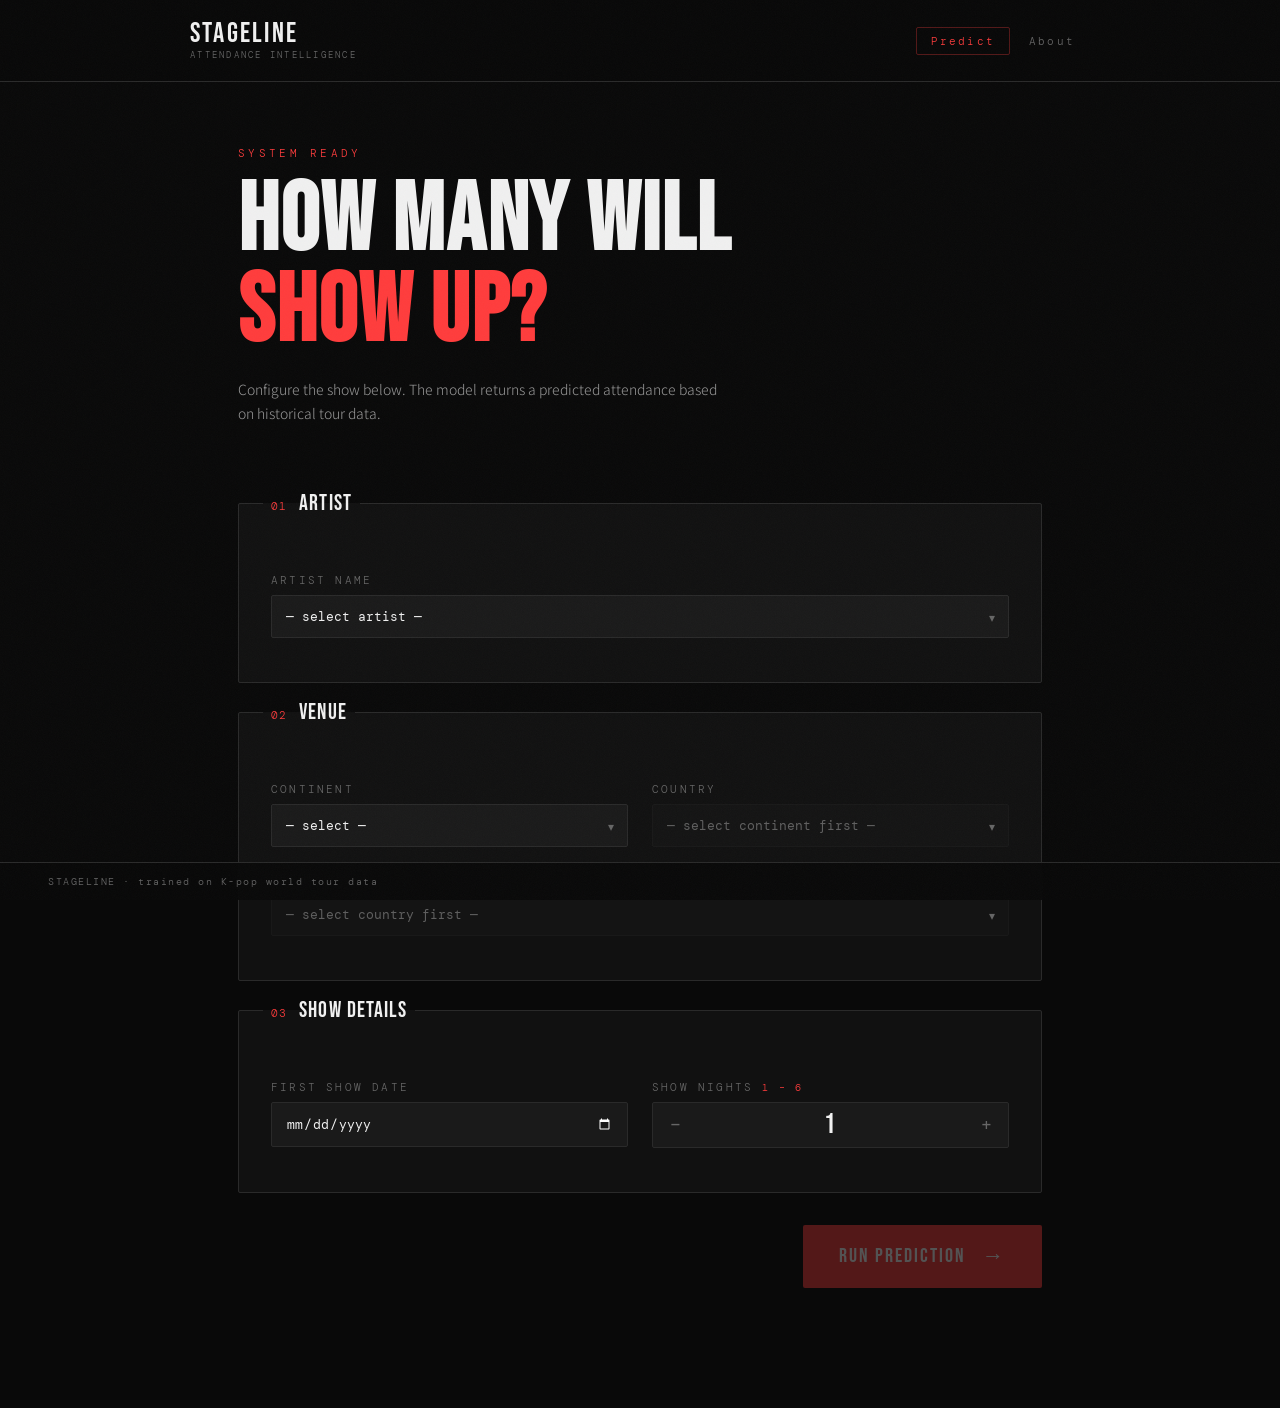
<file: frontend/index.html>
<!DOCTYPE html>
<html lang="en">
<head>
  <meta charset="UTF-8" >
  <meta name="viewport" content="width=device-width, initial-scale=1.0" >

  <title>STAGELINE — Attendance Intelligence</title>

  <link rel="preconnect" href="https://fonts.googleapis.com" >
  <link rel="preconnect" href="https://fonts.gstatic.com" crossorigin >
  <link href="https://fonts.googleapis.com/css2?family=Bebas+Neue&family=DM+Mono:ital,wght@0,300;0,400;0,500;1,300&family=Noto+Sans+KR:wght@300;400;700&display=swap" rel="stylesheet" >

  <link rel="stylesheet" href="style.css" >
  <script src="app.js" defer></script>
</head>
<body>

  <div class="noise"></div>

  <header>
    <div class="header-inner">
      <div class="wordmark">
        <span class="wordmark-main">STAGELINE</span>
        <span class="wordmark-sub">attendance intelligence</span>
      </div>
      <nav class="header-nav">
        <a href="index.html" class="nav-link nav-link--active">Predict</a>
        <a href="about.html" class="nav-link">About</a>
      </nav>
    </div>
  </header>

  <main>
    <section class="hero">
      <div class="hero-label">SYSTEM READY</div>
      <h1 class="hero-title">How many will<br><em>show up?</em></h1>
      <p class="hero-sub">Configure the show below. The model returns a predicted attendance based on historical tour data.</p>
    </section>

    <form id="prediction-form" autocomplete="off">

      <!-- ── ARTIST ──────────────────────────────────────────────────── -->
      <fieldset class="card" id="card-artist">
        <legend>
          <span class="legend-num">01</span>
          <span class="legend-text">Artist</span>
        </legend>

        <div class="field-row">
          <div class="field full">
            <label for="artist_name">Artist name</label>
            <div class="select-wrap">
              <select id="artist_name" name="artist_name" required>
                <option value="">— select artist —</option>
              </select>
            </div>
          </div>
        </div>

        <div class="field-row artist-meta" id="artist-meta" aria-hidden="true">
          <div class="meta-pill" id="meta-gender"></div>
          <div class="meta-pill" id="meta-members"></div>
          <div class="meta-pill" id="meta-generation"></div>
          <div class="meta-pill" id="meta-company"></div>
          <div class="meta-pill" id="meta-debut"></div>
        </div>
      </fieldset>

      <!-- ── VENUE ───────────────────────────────────────────────────── -->
      <fieldset class="card" id="card-venue">
        <legend>
          <span class="legend-num">02</span>
          <span class="legend-text">Venue</span>
        </legend>

        <div class="field-row">
          <div class="field">
            <label for="continent">Continent</label>
            <div class="select-wrap">
              <select id="continent" name="continent" required>
                <option value="">— select —</option>
              </select>
            </div>
          </div>
          <div class="field">
            <label for="country">Country</label>
            <div class="select-wrap">
              <select id="country" name="country" required disabled>
                <option value="">— select continent first —</option>
              </select>
            </div>
          </div>
        </div>

        <div class="field-row">
          <div class="field full">
            <label for="venue_name">Venue</label>
            <div class="select-wrap">
              <select id="venue_name" name="venue_name" required disabled>
                <option value="">— select country first —</option>
              </select>
            </div>
          </div>
        </div>

        <div class="field-row venue-meta" id="venue-meta" aria-hidden="true">
          <div class="meta-pill" id="meta-venue-type"></div>
          <div class="meta-pill capacity-pill" id="meta-capacity"></div>
          <div class="meta-pill" id="meta-city"></div>
        </div>
      </fieldset>

      <!-- ── SHOW ────────────────────────────────────────────────────── -->
      <fieldset class="card" id="card-show">
        <legend>
          <span class="legend-num">03</span>
          <span class="legend-text">Show details</span>
        </legend>

        <div class="field-row">
          <div class="field">
            <label for="show_date">First show date</label>
            <input type="date" id="show_date" name="show_date" required >
          </div>
          <div class="field">
            <label for="show_nights">Show nights <span class="range-hint">1 – 6</span></label>
            <div class="nights-wrap">
              <button type="button" class="night-btn" id="nights-dec" aria-label="decrease">−</button>
              <span id="nights-display">1</span>
              <button type="button" class="night-btn" id="nights-inc" aria-label="increase">+</button>
              <input type="hidden" id="show_nights" name="show_nights" value="1" >
            </div>
          </div>
        </div>

        <div class="field-row date-meta" id="date-meta" aria-hidden="true">
          <div class="meta-pill" id="meta-years-debut"></div>
          <div class="meta-pill" id="meta-age-bucket"></div>
        </div>
      </fieldset>

      <!-- ── SUBMIT ──────────────────────────────────────────────────── -->
      <div class="submit-row">
        <button type="submit" id="submit-btn" class="submit-btn" disabled>
          <span class="submit-label">RUN PREDICTION</span>
          <span class="submit-arrow">→</span>
        </button>
      </div>

    </form>

    <!-- ── RESULT ──────────────────────────────────────────────────────── -->
    <section id="result-section" class="result-section" aria-live="polite" hidden>
      <div class="result-card">
        <div class="result-label">PREDICTED ATTENDANCE</div>
        <div class="result-number" id="result-number">—</div>
        <div class="result-context" id="result-context"></div>
        <button type="button" class="reset-btn" id="reset-btn">← NEW PREDICTION</button>
      </div>
    </section>

  </main>

  <footer>
    <span>STAGELINE · trained on K-pop world tour data</span>
    <span id="footer-model"></span>
  </footer>
</body>
</html>
</file>
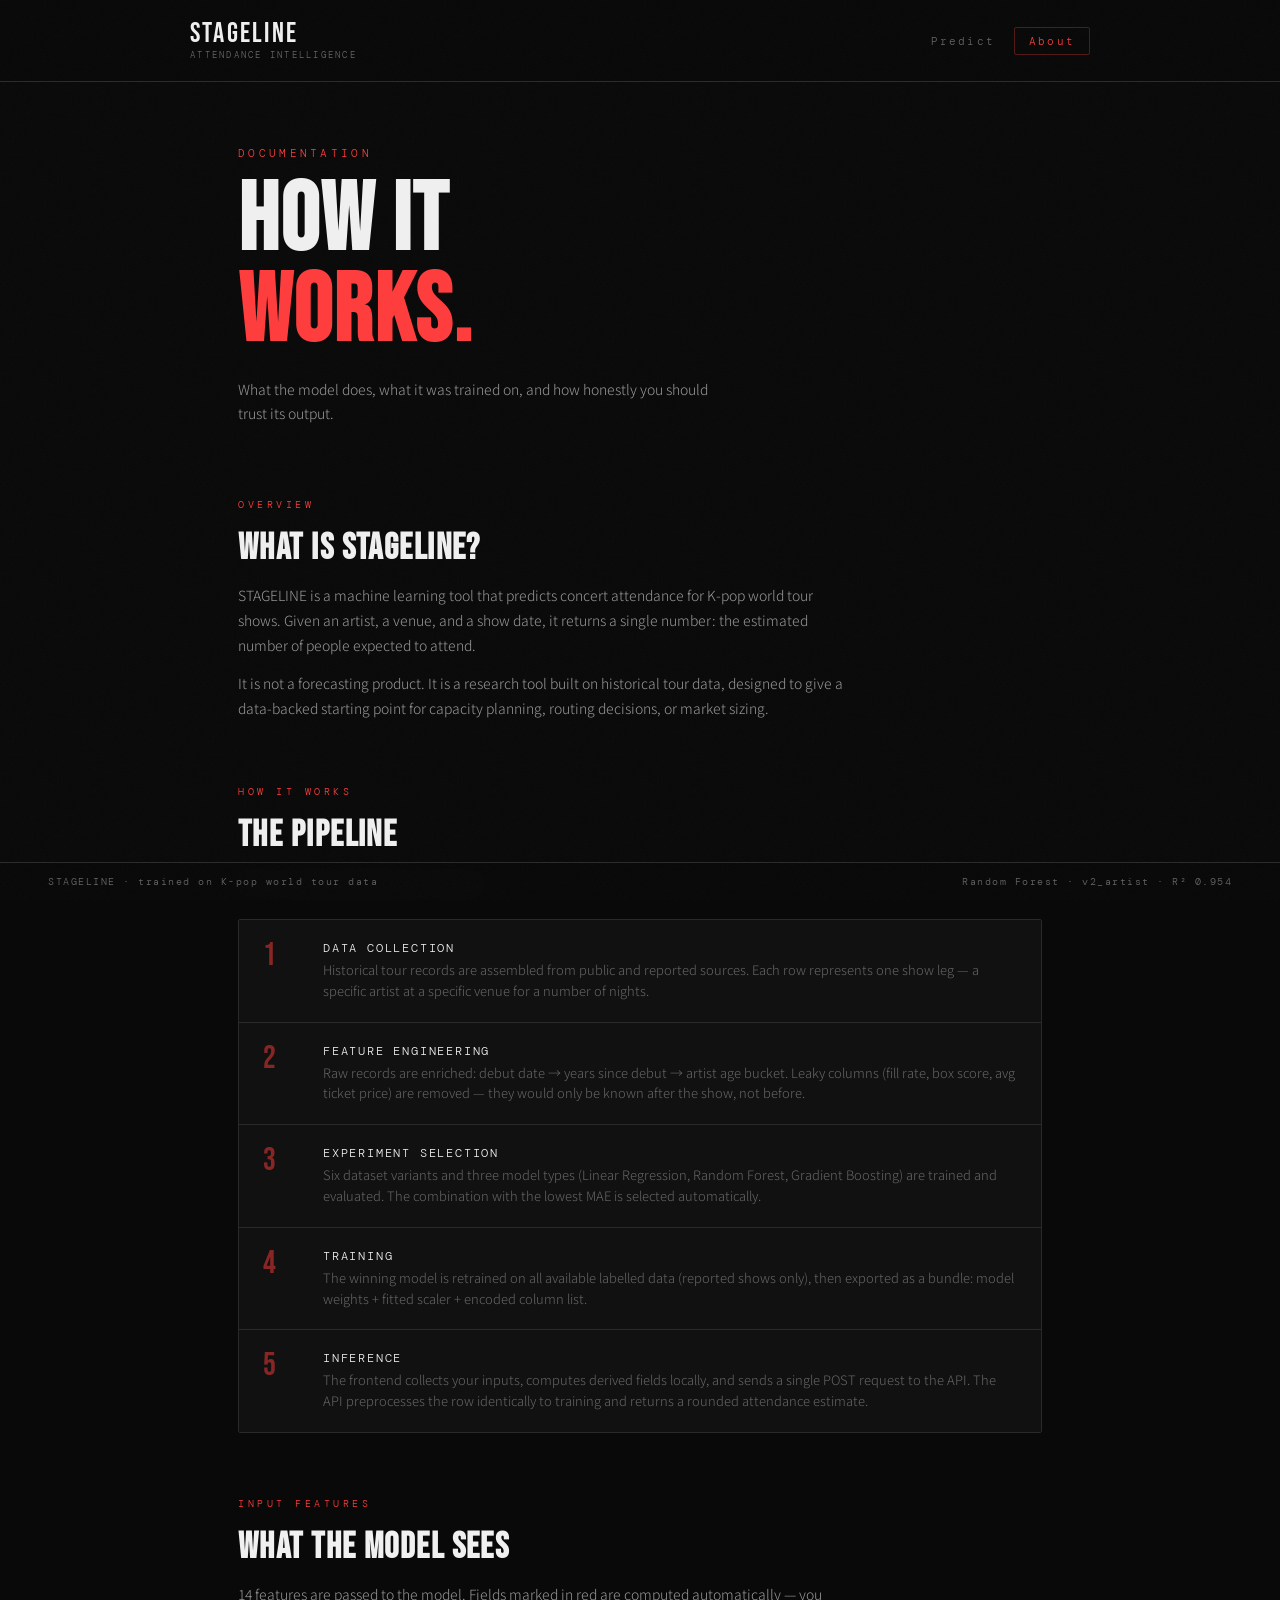
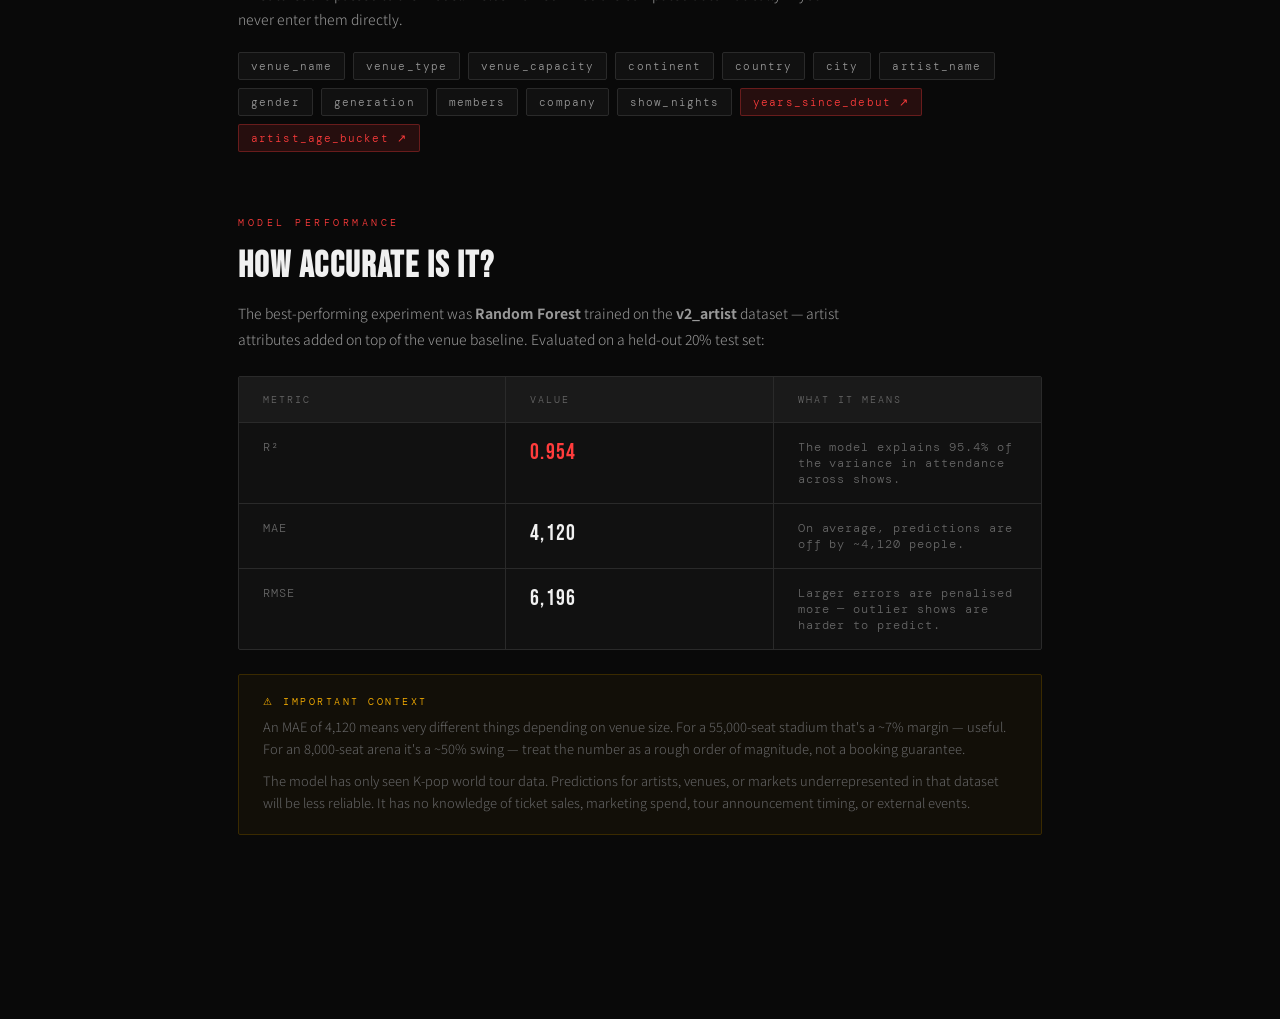
<file: frontend/about.html>
<!DOCTYPE html>
<html lang="en">
<head>
  <meta charset="UTF-8" >
  <meta name="viewport" content="width=device-width, initial-scale=1.0" >

  <title>About — STAGELINE</title>

  <link rel="preconnect" href="https://fonts.googleapis.com" >
  <link rel="preconnect" href="https://fonts.gstatic.com" crossorigin >
  <link href="https://fonts.googleapis.com/css2?family=Bebas+Neue&family=DM+Mono:ital,wght@0,300;0,400;0,500;1,300&family=Noto+Sans+KR:wght@300;400;700&display=swap" rel="stylesheet" >

  <link rel="stylesheet" href="style.css" >
</head>
<body>

  <div class="noise"></div>

  <header>
    <div class="header-inner">
      <div class="wordmark">
        <span class="wordmark-main">STAGELINE</span>
        <span class="wordmark-sub">attendance intelligence</span>
      </div>
      <nav class="header-nav">
        <a href="index.html" class="nav-link">Predict</a>
        <a href="about.html" class="nav-link nav-link--active">About</a>
      </nav>
    </div>
  </header>

  <main>

    <section class="hero about-hero">
      <div class="hero-label">DOCUMENTATION</div>
      <h1 class="hero-title">How it<br><em>works.</em></h1>
      <p class="hero-sub">What the model does, what it was trained on, and how honestly you should trust its output.</p>
    </section>

    <!-- ── WHAT IS THIS ──────────────────────────────────────────────────── -->
    <section class="about-section">
      <div class="about-section-label">OVERVIEW</div>
      <h2>What is STAGELINE?</h2>
      <p>
        STAGELINE is a machine learning tool that predicts concert attendance for K-pop world tour shows.
        Given an artist, a venue, and a show date, it returns a single number: the estimated number of
        people expected to attend.
      </p>
      <p>
        It is not a forecasting product. It is a research tool built on historical tour data, designed
        to give a data-backed starting point for capacity planning, routing decisions, or market sizing.
      </p>
    </section>

    <!-- ── PIPELINE ──────────────────────────────────────────────────────── -->
    <section class="about-section">
      <div class="about-section-label">HOW IT WORKS</div>
      <h2>The pipeline</h2>
      <p>From raw data to prediction, five steps:</p>

      <div class="pipeline">
        <div class="pipeline-step">
          <div class="step-num">1</div>
          <div class="step-body">
            <div class="step-title">DATA COLLECTION</div>
            <div class="step-desc">
              Historical tour records are assembled from public and reported sources.
              Each row represents one show leg — a specific artist at a specific venue
              for a number of nights.
            </div>
          </div>
        </div>
        <div class="pipeline-step">
          <div class="step-num">2</div>
          <div class="step-body">
            <div class="step-title">FEATURE ENGINEERING</div>
            <div class="step-desc">
              Raw records are enriched: debut date → years since debut → artist age bucket.
              Leaky columns (fill rate, box score, avg ticket price) are removed — they
              would only be known after the show, not before.
            </div>
          </div>
        </div>
        <div class="pipeline-step">
          <div class="step-num">3</div>
          <div class="step-body">
            <div class="step-title">EXPERIMENT SELECTION</div>
            <div class="step-desc">
              Six dataset variants and three model types (Linear Regression, Random Forest,
              Gradient Boosting) are trained and evaluated. The combination with the lowest
              MAE is selected automatically.
            </div>
          </div>
        </div>
        <div class="pipeline-step">
          <div class="step-num">4</div>
          <div class="step-body">
            <div class="step-title">TRAINING</div>
            <div class="step-desc">
              The winning model is retrained on all available labelled data (reported shows only),
              then exported as a bundle: model weights + fitted scaler + encoded column list.
            </div>
          </div>
        </div>
        <div class="pipeline-step">
          <div class="step-num">5</div>
          <div class="step-body">
            <div class="step-title">INFERENCE</div>
            <div class="step-desc">
              The frontend collects your inputs, computes derived fields locally, and sends
              a single POST request to the API. The API preprocesses the row identically to
              training and returns a rounded attendance estimate.
            </div>
          </div>
        </div>
      </div>
    </section>

    <!-- ── FEATURES ──────────────────────────────────────────────────────── -->
    <section class="about-section">
      <div class="about-section-label">INPUT FEATURES</div>
      <h2>What the model sees</h2>
      <p>14 features are passed to the model. Fields marked in red are computed automatically — you never enter them directly.</p>

      <div class="feature-grid">
        <span class="feature-tag">venue_name</span>
        <span class="feature-tag">venue_type</span>
        <span class="feature-tag">venue_capacity</span>
        <span class="feature-tag">continent</span>
        <span class="feature-tag">country</span>
        <span class="feature-tag">city</span>
        <span class="feature-tag">artist_name</span>
        <span class="feature-tag">gender</span>
        <span class="feature-tag">generation</span>
        <span class="feature-tag">members</span>
        <span class="feature-tag">company</span>
        <span class="feature-tag">show_nights</span>
        <span class="feature-tag computed">years_since_debut ↗</span>
        <span class="feature-tag computed">artist_age_bucket ↗</span>
      </div>
    </section>

    <!-- ── METRICS ───────────────────────────────────────────────────────── -->
    <section class="about-section">
      <div class="about-section-label">MODEL PERFORMANCE</div>
      <h2>How accurate is it?</h2>
      <p>
        The best-performing experiment was <strong>Random Forest</strong> trained on the
        <strong>v2_artist</strong> dataset — artist attributes added on top of the venue baseline.
        Evaluated on a held-out 20% test set:
      </p>

      <div class="metrics-block">
        <div class="metrics-row header">
          <div class="metrics-cell">METRIC</div>
          <div class="metrics-cell">VALUE</div>
          <div class="metrics-cell">WHAT IT MEANS</div>
        </div>
        <div class="metrics-row">
          <div class="metrics-cell">R²</div>
          <div class="metrics-cell val good">0.954</div>
          <div class="metrics-cell">The model explains 95.4% of the variance in attendance across shows.</div>
        </div>
        <div class="metrics-row">
          <div class="metrics-cell">MAE</div>
          <div class="metrics-cell val">4,120</div>
          <div class="metrics-cell">On average, predictions are off by ~4,120 people.</div>
        </div>
        <div class="metrics-row">
          <div class="metrics-cell">RMSE</div>
          <div class="metrics-cell val">6,196</div>
          <div class="metrics-cell">Larger errors are penalised more — outlier shows are harder to predict.</div>
        </div>
      </div>

      <div class="caveat">
        <div class="caveat-label">⚠ IMPORTANT CONTEXT</div>
        <p>
          An MAE of 4,120 means very different things depending on venue size. For a 55,000-seat
          stadium that's a ~7% margin — useful. For an 8,000-seat arena it's a ~50% swing —
          treat the number as a rough order of magnitude, not a booking guarantee.
        </p>
        <p style="margin-top: 10px;">
          The model has only seen K-pop world tour data. Predictions for artists, venues,
          or markets underrepresented in that dataset will be less reliable. It has no knowledge
          of ticket sales, marketing spend, tour announcement timing, or external events.
        </p>
      </div>
    </section>

  </main>

  <footer>
    <span>STAGELINE · trained on K-pop world tour data</span>
    <span>Random Forest · v2_artist · R² 0.954</span>
  </footer>

</body>
</html>
</file>
<file: frontend/style.css>
/* ── Reset & root ─────────────────────────────────────────────────────────── */
*, *::before, *::after { box-sizing: border-box; margin: 0; padding: 0; }

:root {
  --bg:         #090909;
  --surface:    #111111;
  --surface-2:  #1a1a1a;
  --border:     #2a2a2a;
  --border-hot: #ff3c3c;
  --accent:     #ff3c3c;
  --accent-dim: rgba(255, 60, 60, 0.12);
  --text:       #f0f0f0;
  --text-muted: #666;
  --text-dim:   #999;
  --mono:       'DM Mono', monospace;
  --display:    'Bebas Neue', sans-serif;
  --body:       'Noto Sans KR', sans-serif;
  --radius:     2px;
  --gap:        24px;
}

html { font-size: 16px; }

body {
  background: var(--bg);
  color: var(--text);
  font-family: var(--body);
  font-weight: 300;
  min-height: 100vh;
  overflow-x: hidden;
}

/* ── Noise overlay ────────────────────────────────────────────────────────── */
.noise {
  pointer-events: none;
  position: fixed;
  inset: 0;
  z-index: 999;
  opacity: 0.03;
  background-image: url("data:image/svg+xml,%3Csvg viewBox='0 0 256 256' xmlns='http://www.w3.org/2000/svg'%3E%3Cfilter id='noise'%3E%3CfeTurbulence type='fractalNoise' baseFrequency='0.9' numOctaves='4' stitchTiles='stitch'/%3E%3C/filter%3E%3Crect width='100%25' height='100%25' filter='url(%23noise)'/%3E%3C/svg%3E");
  background-size: 200px;
}

/* ── Header ───────────────────────────────────────────────────────────────── */
header {
  border-bottom: 1px solid var(--border);
  padding: 20px 48px;
  position: sticky;
  top: 0;
  background: rgba(9,9,9,0.92);
  backdrop-filter: blur(12px);
  z-index: 100;
  animation: fadeDown 0.6s ease both;
}

.header-inner {
  max-width: 900px;
  margin: 0 auto;
  display: flex;
  align-items: center;
  justify-content: space-between;
}

.wordmark { display: flex; flex-direction: column; gap: 1px; }

.wordmark-main {
  font-family: var(--display);
  font-size: 28px;
  letter-spacing: 0.08em;
  line-height: 1;
  color: var(--text);
}

.wordmark-sub {
  font-family: var(--mono);
  font-size: 9px;
  letter-spacing: 0.25em;
  color: var(--text-muted);
  text-transform: uppercase;
}

.header-tag {
  font-family: var(--mono);
  font-size: 10px;
  letter-spacing: 0.15em;
  color: var(--text-muted);
}

/* ── Main layout ──────────────────────────────────────────────────────────── */
main {
  max-width: 900px;
  margin: 0 auto;
  padding: 64px 48px 120px;
}

/* ── Hero ─────────────────────────────────────────────────────────────────── */
.hero {
  margin-bottom: 64px;
  animation: fadeUp 0.7s 0.1s ease both;
}

.hero-label {
  font-family: var(--mono);
  font-size: 11px;
  letter-spacing: 0.3em;
  color: var(--accent);
  margin-bottom: 16px;
}

.hero-title {
  font-family: var(--display);
  font-size: clamp(56px, 8vw, 96px);
  line-height: 0.95;
  letter-spacing: 0.02em;
  margin-bottom: 20px;
}

.hero-title em {
  font-style: normal;
  color: var(--accent);
}

.hero-sub {
  font-size: 14px;
  color: var(--text-dim);
  max-width: 480px;
  line-height: 1.7;
  font-weight: 300;
}

/* ── Cards / fieldsets ────────────────────────────────────────────────────── */
fieldset {
  border: 1px solid var(--border);
  border-radius: var(--radius);
  padding: 32px 32px 28px;
  margin-bottom: 16px;
  background: var(--surface);
  position: relative;
  transition: border-color 0.2s;
}

fieldset:focus-within {
  border-color: #333;
}

legend {
  display: flex;
  align-items: baseline;
  gap: 12px;
  padding: 0 8px;
  margin-left: -8px;
}

.legend-num {
  font-family: var(--mono);
  font-size: 11px;
  color: var(--accent);
  letter-spacing: 0.1em;
}

.legend-text {
  font-family: var(--display);
  font-size: 22px;
  letter-spacing: 0.05em;
  color: var(--text);
}

/* Animation stagger for cards */
#card-artist { animation: fadeUp 0.7s 0.2s ease both; }
#card-venue  { animation: fadeUp 0.7s 0.3s ease both; }
#card-show   { animation: fadeUp 0.7s 0.4s ease both; }

/* ── Field rows ───────────────────────────────────────────────────────────── */
.field-row {
  display: flex;
  gap: var(--gap);
  margin-top: 24px;
}

.field {
  display: flex;
  flex-direction: column;
  gap: 8px;
  flex: 1;
}

.field.full { flex: 1 1 100%; }

label {
  font-family: var(--mono);
  font-size: 11px;
  letter-spacing: 0.2em;
  color: var(--text-muted);
  text-transform: uppercase;
}

.range-hint {
  color: var(--border-hot);
  font-size: 10px;
}

/* ── Selects ──────────────────────────────────────────────────────────────── */
.select-wrap { position: relative; }

.select-wrap::after {
  content: '▾';
  position: absolute;
  right: 14px;
  top: 50%;
  transform: translateY(-50%);
  color: var(--text-muted);
  pointer-events: none;
  font-size: 12px;
}

select {
  width: 100%;
  appearance: none;
  background: var(--surface-2);
  border: 1px solid var(--border);
  border-radius: var(--radius);
  color: var(--text);
  font-family: var(--mono);
  font-size: 13px;
  padding: 12px 40px 12px 14px;
  cursor: pointer;
  transition: border-color 0.15s, background 0.15s;
  outline: none;
}

select:focus {
  border-color: var(--accent);
  background: #161616;
}

select:disabled {
  opacity: 0.35;
  cursor: not-allowed;
}

select option { background: #1a1a1a; }

/* ── Date input ───────────────────────────────────────────────────────────── */
input[type="date"] {
  width: 100%;
  background: var(--surface-2);
  border: 1px solid var(--border);
  border-radius: var(--radius);
  color: var(--text);
  font-family: var(--mono);
  font-size: 13px;
  padding: 12px 14px;
  outline: none;
  transition: border-color 0.15s;
  color-scheme: dark;
}

input[type="date"]:focus { border-color: var(--accent); }

/* ── Nights stepper ───────────────────────────────────────────────────────── */
.nights-wrap {
  display: flex;
  align-items: center;
  gap: 0;
  border: 1px solid var(--border);
  border-radius: var(--radius);
  overflow: hidden;
  background: var(--surface-2);
}

.night-btn {
  background: none;
  border: none;
  color: var(--text-muted);
  font-size: 18px;
  width: 44px;
  height: 44px;
  cursor: pointer;
  transition: background 0.15s, color 0.15s;
  font-family: var(--mono);
  display: flex;
  align-items: center;
  justify-content: center;
}

.night-btn:hover {
  background: var(--accent-dim);
  color: var(--accent);
}

#nights-display {
  flex: 1;
  text-align: center;
  font-family: var(--display);
  font-size: 28px;
  color: var(--text);
  letter-spacing: 0.05em;
  line-height: 44px;
  user-select: none;
}

/* ── Meta pills ───────────────────────────────────────────────────────────── */
.artist-meta, .venue-meta, .date-meta {
  flex-wrap: wrap;
  gap: 8px;
  margin-top: 16px;
  opacity: 0;
  transform: translateY(4px);
  transition: opacity 0.3s, transform 0.3s;
}

.artist-meta.visible,
.venue-meta.visible,
.date-meta.visible {
  opacity: 1;
  transform: translateY(0);
}

.meta-pill {
  font-family: var(--mono);
  font-size: 11px;
  letter-spacing: 0.1em;
  color: var(--text-dim);
  background: var(--surface-2);
  border: 1px solid var(--border);
  border-radius: 2px;
  padding: 4px 10px;
  white-space: nowrap;
}

.meta-pill:empty { display: none; }

.capacity-pill {
  color: var(--accent);
  border-color: rgba(255,60,60,0.3);
  background: var(--accent-dim);
}

/* ── Submit button ────────────────────────────────────────────────────────── */
.submit-row {
  display: flex;
  justify-content: flex-end;
  margin-top: 32px;
  animation: fadeUp 0.7s 0.5s ease both;
}

.submit-btn {
  display: flex;
  align-items: center;
  gap: 16px;
  background: var(--accent);
  color: #fff;
  border: none;
  border-radius: var(--radius);
  padding: 18px 36px;
  cursor: pointer;
  font-family: var(--display);
  font-size: 20px;
  letter-spacing: 0.1em;
  transition: background 0.15s, transform 0.1s, opacity 0.2s;
  position: relative;
  overflow: hidden;
}

.submit-btn::before {
  content: '';
  position: absolute;
  inset: 0;
  background: rgba(255,255,255,0.08);
  opacity: 0;
  transition: opacity 0.15s;
}

.submit-btn:hover:not(:disabled)::before { opacity: 1; }
.submit-btn:active:not(:disabled) { transform: scale(0.98); }

.submit-btn:disabled {
  opacity: 0.3;
  cursor: not-allowed;
}

.submit-arrow {
  font-size: 22px;
  transition: transform 0.2s;
}

.submit-btn:hover:not(:disabled) .submit-arrow {
  transform: translateX(4px);
}

.submit-btn.loading .submit-label { opacity: 0.6; }
.submit-btn.loading .submit-arrow { animation: spin 0.8s linear infinite; }

/* ── Result section ───────────────────────────────────────────────────────── */
.result-section {
  margin-top: 48px;
}

.result-section[hidden] { display: none; }

.result-card {
  border: 1px solid var(--accent);
  background: var(--accent-dim);
  border-radius: var(--radius);
  padding: 48px;
  display: flex;
  flex-direction: column;
  align-items: center;
  gap: 12px;
  animation: resultIn 0.5s cubic-bezier(0.22, 1, 0.36, 1) both;
}

.result-label {
  font-family: var(--mono);
  font-size: 11px;
  letter-spacing: 0.3em;
  color: var(--accent);
}

.result-number {
  font-family: var(--display);
  font-size: clamp(72px, 12vw, 120px);
  line-height: 1;
  letter-spacing: 0.02em;
  color: var(--text);
}

.result-context {
  font-family: var(--mono);
  font-size: 12px;
  color: var(--text-muted);
  letter-spacing: 0.1em;
}

.reset-btn {
  margin-top: 24px;
  background: none;
  border: 1px solid var(--border);
  color: var(--text-muted);
  font-family: var(--mono);
  font-size: 11px;
  letter-spacing: 0.2em;
  padding: 10px 20px;
  cursor: pointer;
  border-radius: var(--radius);
  transition: border-color 0.15s, color 0.15s;
}

.reset-btn:hover {
  border-color: var(--text-dim);
  color: var(--text);
}

/* ── Footer ───────────────────────────────────────────────────────────────── */
footer {
  position: fixed;
  bottom: 0;
  left: 0;
  right: 0;
  border-top: 1px solid var(--border);
  background: rgba(9,9,9,0.92);
  backdrop-filter: blur(12px);
  padding: 12px 48px;
  display: flex;
  justify-content: space-between;
  align-items: center;
  font-family: var(--mono);
  font-size: 10px;
  letter-spacing: 0.15em;
  color: var(--text-muted);
}

/* ── Keyframes ────────────────────────────────────────────────────────────── */
@keyframes fadeUp {
  from { opacity: 0; transform: translateY(16px); }
  to   { opacity: 1; transform: translateY(0); }
}

@keyframes fadeDown {
  from { opacity: 0; transform: translateY(-8px); }
  to   { opacity: 1; transform: translateY(0); }
}

@keyframes resultIn {
  from { opacity: 0; transform: scale(0.97) translateY(8px); }
  to   { opacity: 1; transform: scale(1) translateY(0); }
}

@keyframes spin {
  from { transform: rotate(0deg); }
  to   { transform: rotate(360deg); }
}

/* ── Responsive ───────────────────────────────────────────────────────────── */
@media (max-width: 640px) {
  header, main, footer { padding-left: 20px; padding-right: 20px; }
  main { padding-top: 40px; }
  .field-row { flex-direction: column; }
  fieldset { padding: 24px 20px 20px; }
  .result-card { padding: 32px 24px; }
  .hero-title { font-size: 48px; }
}

/* ── Nav ──────────────────────────────────────────────────────────────────── */
.header-nav {
  display: flex;
  gap: 4px;
}

.nav-link {
  font-family: var(--mono);
  font-size: 11px;
  letter-spacing: 0.2em;
  text-decoration: none;
  color: var(--text-muted);
  padding: 6px 14px;
  border: 1px solid transparent;
  border-radius: var(--radius);
  transition: color 0.15s, border-color 0.15s;
}

.nav-link:hover { color: var(--text); border-color: var(--border); }
.nav-link--active { color: var(--accent); border-color: rgba(255,60,60,0.3); }

/* ── About page ───────────────────────────────────────────────────────────── */
.about-hero { margin-bottom: 72px; }

.about-section {
  margin-bottom: 64px;
  animation: fadeUp 0.7s ease both;
}

.about-section:nth-child(2) { animation-delay: 0.15s; }
.about-section:nth-child(3) { animation-delay: 0.25s; }
.about-section:nth-child(4) { animation-delay: 0.35s; }
.about-section:nth-child(5) { animation-delay: 0.45s; }

.about-section-label {
  font-family: var(--mono);
  font-size: 10px;
  letter-spacing: 0.35em;
  color: var(--accent);
  margin-bottom: 20px;
}

.about-section h2 {
  font-family: var(--display);
  font-size: 36px;
  letter-spacing: 0.04em;
  margin-bottom: 16px;
  line-height: 1;
}

.about-section p {
  font-size: 14px;
  line-height: 1.8;
  color: var(--text-dim);
  max-width: 620px;
  font-weight: 300;
}

.about-section p + p { margin-top: 12px; }

/* ── Pipeline steps ───────────────────────────────────────────────────────── */
.pipeline {
  display: flex;
  flex-direction: column;
  gap: 0;
  margin-top: 24px;
  border: 1px solid var(--border);
  border-radius: var(--radius);
  overflow: hidden;
}

.pipeline-step {
  display: flex;
  align-items: flex-start;
  gap: 24px;
  padding: 20px 24px;
  border-bottom: 1px solid var(--border);
  background: var(--surface);
  transition: background 0.15s;
}

.pipeline-step:last-child { border-bottom: none; }
.pipeline-step:hover { background: var(--surface-2); }

.step-num {
  font-family: var(--display);
  font-size: 32px;
  color: var(--accent);
  line-height: 1;
  min-width: 36px;
  opacity: 0.5;
}

.step-body {}

.step-title {
  font-family: var(--mono);
  font-size: 12px;
  letter-spacing: 0.15em;
  color: var(--text);
  margin-bottom: 4px;
}

.step-desc {
  font-size: 13px;
  color: var(--text-muted);
  line-height: 1.6;
  font-weight: 300;
}

/* ── Metrics table ────────────────────────────────────────────────────────── */
.metrics-block {
  margin-top: 24px;
  border: 1px solid var(--border);
  border-radius: var(--radius);
  overflow: hidden;
  background: var(--surface);
}

.metrics-row {
  display: grid;
  grid-template-columns: 1fr 1fr 1fr;
  border-bottom: 1px solid var(--border);
}

.metrics-row:last-child { border-bottom: none; }

.metrics-row.header { background: var(--surface-2); }

.metrics-cell {
  padding: 16px 24px;
  font-family: var(--mono);
  font-size: 12px;
  letter-spacing: 0.08em;
  color: var(--text-muted);
  border-right: 1px solid var(--border);
}

.metrics-cell:last-child { border-right: none; }
.metrics-row.header .metrics-cell { font-size: 10px; letter-spacing: 0.2em; color: var(--text-muted); }

.metrics-cell.val {
  font-size: 22px;
  font-family: var(--display);
  letter-spacing: 0.05em;
  color: var(--text);
}

.metrics-cell.val.good { color: var(--accent); }

/* ── Caveat / warning block ───────────────────────────────────────────────── */
.caveat {
  margin-top: 24px;
  padding: 20px 24px;
  border: 1px solid #3a2a00;
  background: rgba(255, 180, 0, 0.04);
  border-radius: var(--radius);
}

.caveat-label {
  font-family: var(--mono);
  font-size: 10px;
  letter-spacing: 0.25em;
  color: #ffb400;
  margin-bottom: 8px;
}

.caveat p {
  font-size: 13px;
  color: var(--text-muted);
  line-height: 1.7;
  max-width: none;
}

/* ── Feature tags ─────────────────────────────────────────────────────────── */
.feature-grid {
  display: flex;
  flex-wrap: wrap;
  gap: 8px;
  margin-top: 20px;
}

.feature-tag {
  font-family: var(--mono);
  font-size: 11px;
  letter-spacing: 0.1em;
  color: var(--text-dim);
  background: var(--surface);
  border: 1px solid var(--border);
  border-radius: var(--radius);
  padding: 6px 12px;
}

.feature-tag.computed {
  color: var(--accent);
  border-color: rgba(255,60,60,0.3);
  background: var(--accent-dim);
}
</file>
